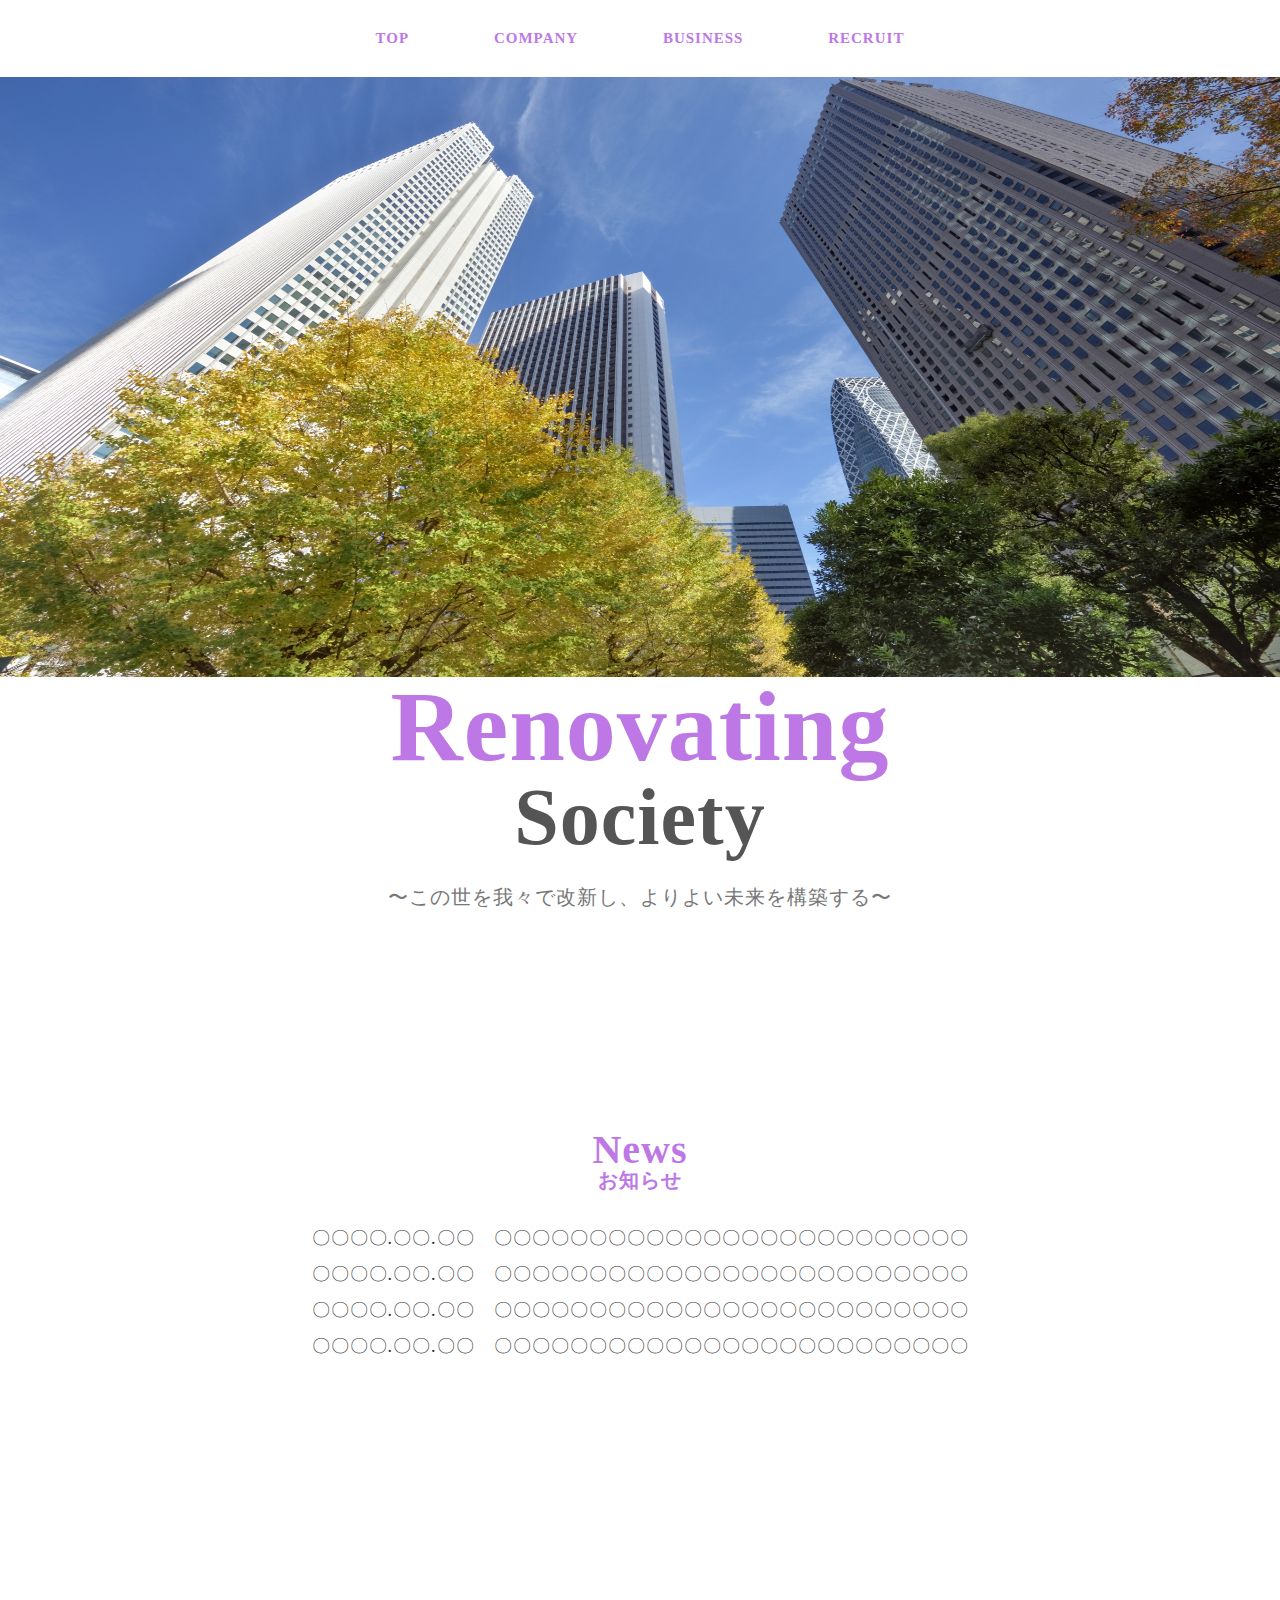
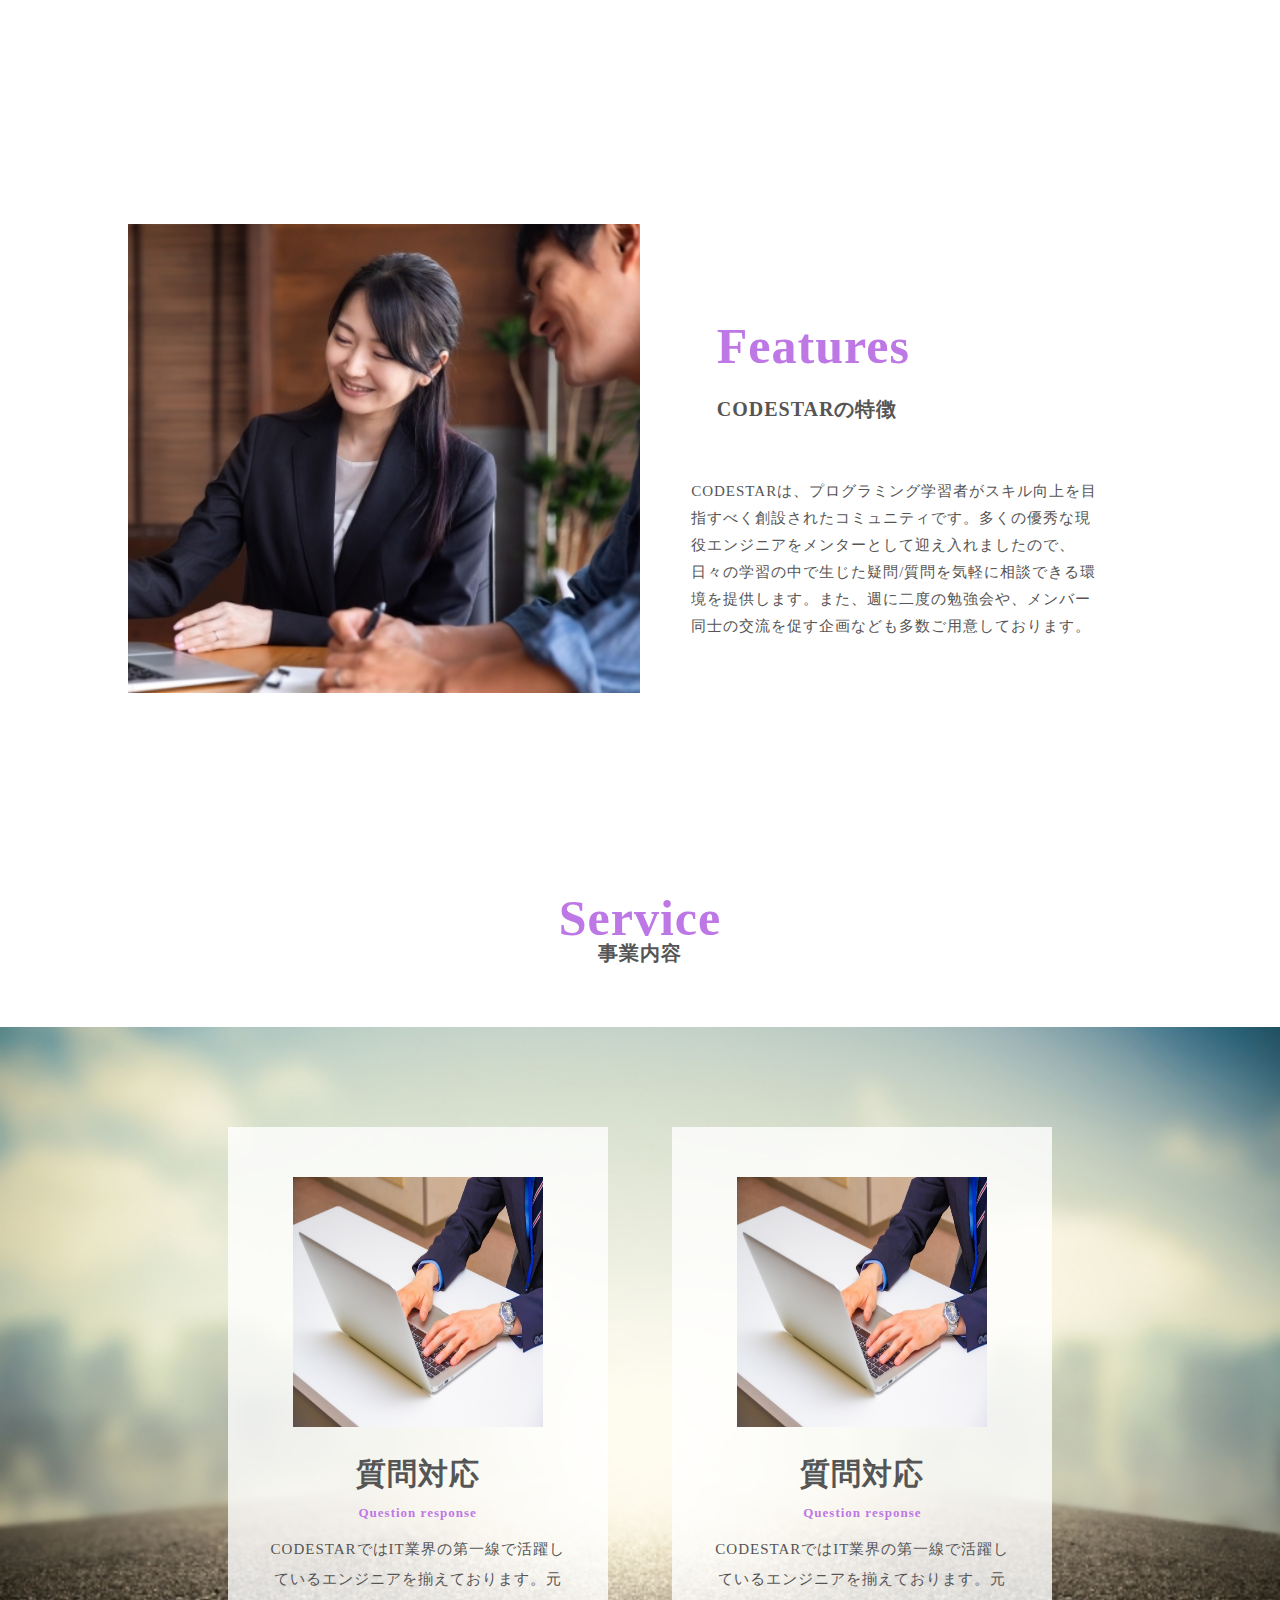
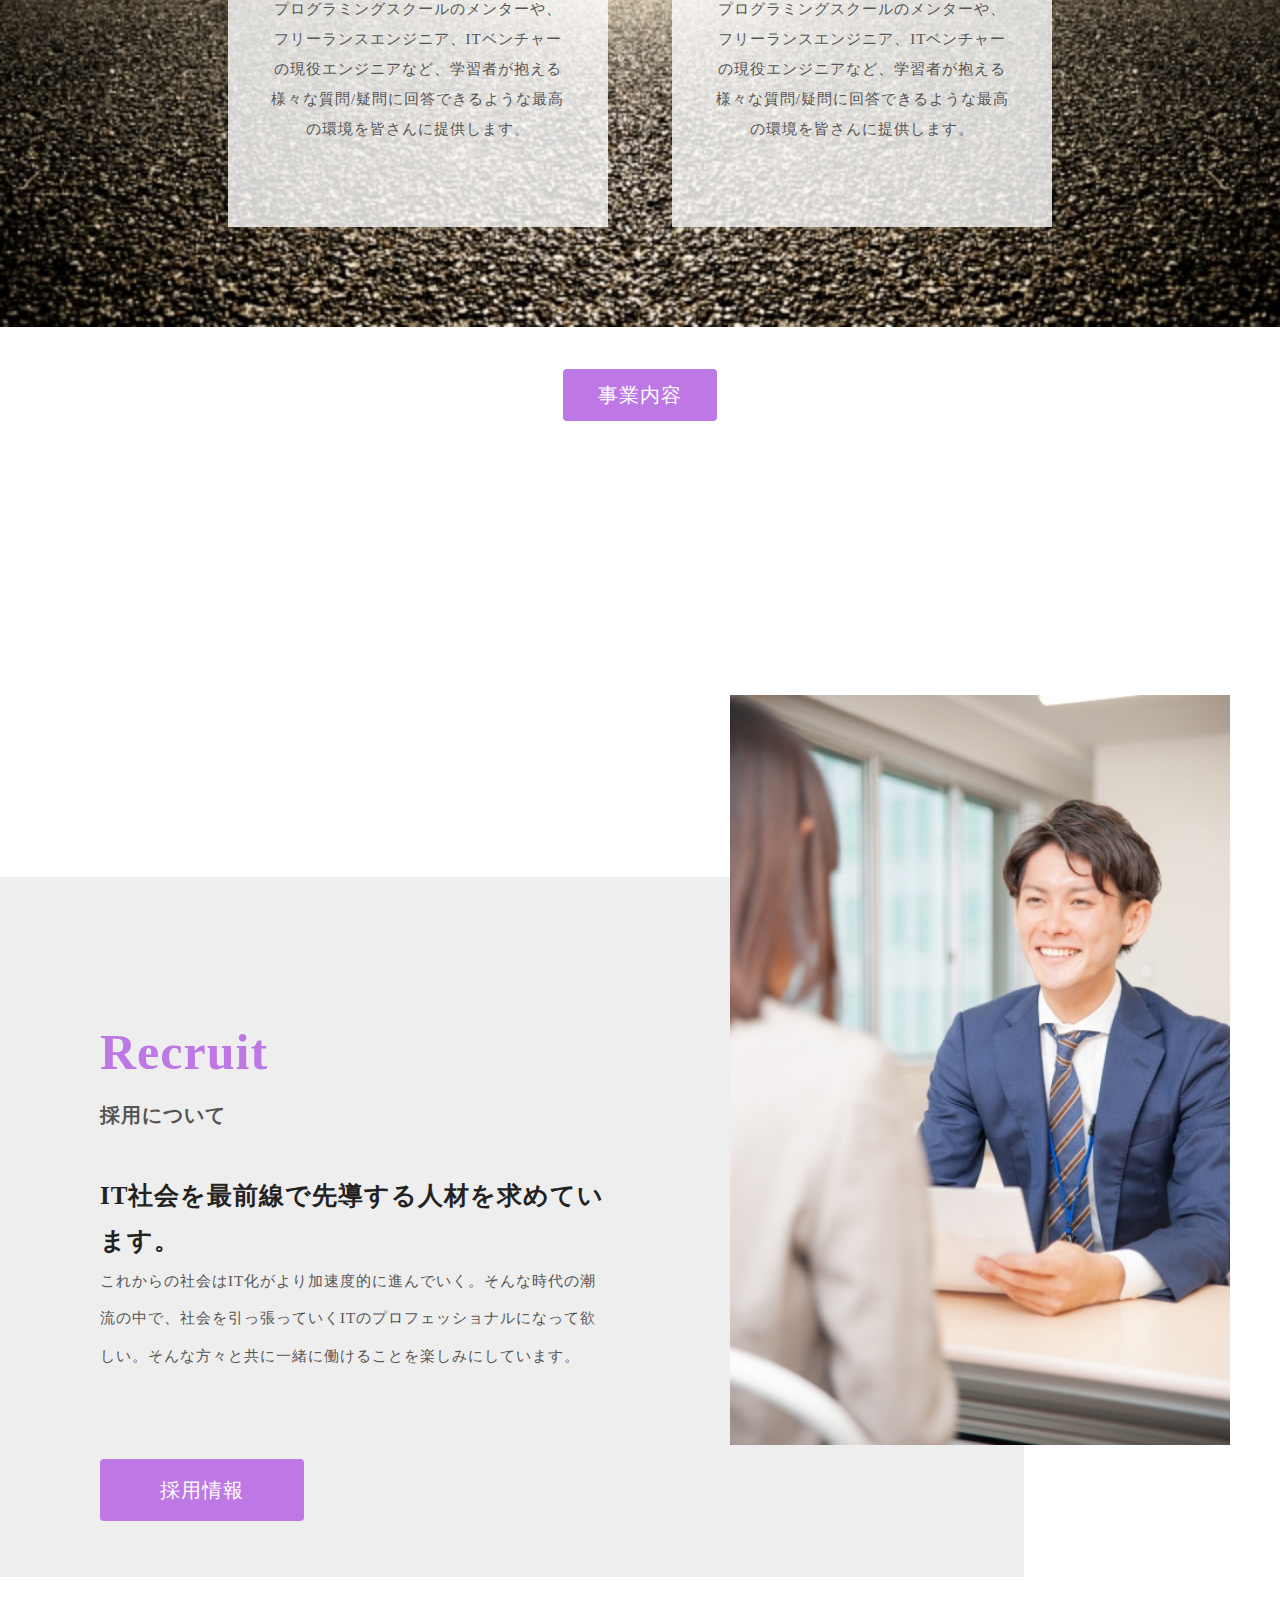
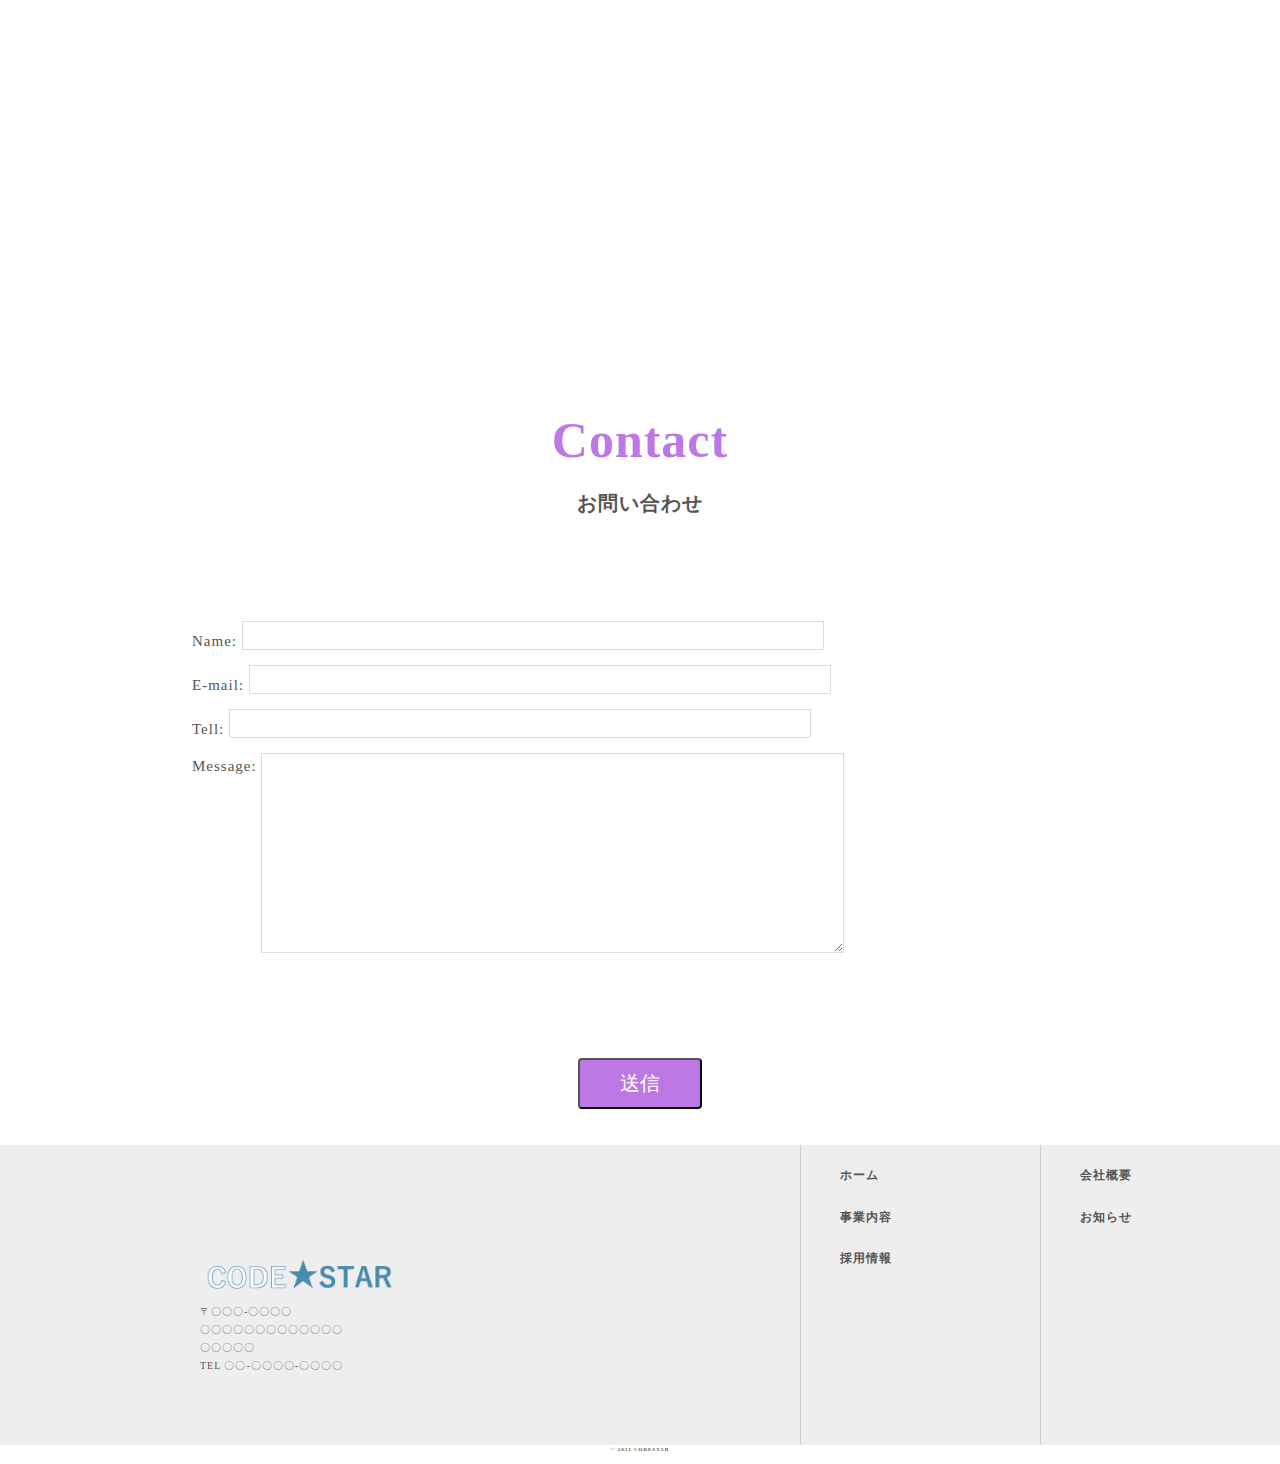
<file: index.html>
<head>
  <meta charset="UTF-8" />
  <title>プログラミング教材「CODESTAR」</title>
  <meta name="description" content="HP1のページです。" />
  <meta name="keywords" content="IT,プログラミング,コミュニティ" />
  <meta name="viewport" content="width=device-width, initial-scale=1.0" />
  <meta property="og:title" content="プログラミング教材「CODESTAR」" />
  <meta property="og:type" content="article" />
  <meta property="og:image" content="img/logo.png" />
  <meta property="og:description" content="HP1のページです。" />
  <meta property="og:site_name" content="プログラミング教材" />
  <link rel="icon" href="#" />
  <link rel="apple-touch-icon" sizes="180×180" href="img/logo.png" />
  <link rel="stylesheet" type="text/css" href="css/reset.css" />
  <link rel="stylesheet" type="text/css" href="css/common1.css" />
  <link rel="stylesheet" type="text/css" href="css/index.css" />
</head>
<body>
  <header>
    <div class="header_all">
      <div class="header_inner">
        <nav>
          <ul class="header_list">
            <li><a href="index.html" class="color">TOP</a></li>
            <li><a href="html/company.html" class="color">COMPANY</a></li>
            <li><a href="html/business.html" class="color">BUSINESS</a></li>
            <li><a href="html/recruit.html" class="color">RECRUIT</a></li>
          </ul>
        </nav>
      </div>
      <div class="top_inner">
        <img src="img/top.png" alt="トップ画像" />
        <div class="top_title">
          <h1>Renovating</h1>
          <h2>Society</h2>
          <p>〜この世を我々で改新し、よりよい未来を構築する〜</p>
        </div>
      </div>
    </div>
  </header>

  <main>
    <section class="news section">
      <h3>News<br /><small>お知らせ</small></h3>
      <ul class="news_list">
        <li>
          〇〇〇〇.〇〇.〇〇　〇〇〇〇〇〇〇〇〇〇〇〇〇〇〇〇〇〇〇〇〇〇〇〇〇
        </li>
        <li>
          〇〇〇〇.〇〇.〇〇　〇〇〇〇〇〇〇〇〇〇〇〇〇〇〇〇〇〇〇〇〇〇〇〇〇
        </li>
        <li>
          〇〇〇〇.〇〇.〇〇　〇〇〇〇〇〇〇〇〇〇〇〇〇〇〇〇〇〇〇〇〇〇〇〇〇
        </li>
        <li>
          〇〇〇〇.〇〇.〇〇　〇〇〇〇〇〇〇〇〇〇〇〇〇〇〇〇〇〇〇〇〇〇〇〇〇
        </li>
      </ul>
    </section>

    <section class="feature section">
      <div class="feature_bg">
        <img src="img/feature.png" alt="特徴の画像" />
      </div>
      <div class="feature_inner">
        <h4>Features</h4>
        <small>CODESTARの特徴</small>
        <p>
          CODESTARは、プログラミング学習者がスキル向上を目指すべく創設されたコミュニティです。多くの優秀な現役エンジニアをメンターとして迎え入れましたので、日々の学習の中で生じた疑問/質問を気軽に相談できる環境を提供します。また、週に二度の勉強会や、メンバー同士の交流を促す企画なども多数ご用意しております。
        </p>
      </div>
    </section>

    <section class="service section">
      <h3>Service<br /><small>事業内容</small></h3>
      <div class="service_bg">
        <div class="service_item left">
          <img src="img/service.png" alt="サービス画像" />
          <h4>質問対応</h4>
          <small>Question response</small>
          <p>
            CODESTARではIT業界の第一線で活躍しているエンジニアを揃えております。元プログラミングスクールのメンターや、フリーランスエンジニア、ITベンチャーの現役エンジニアなど、学習者が抱える様々な質問/疑問に回答できるような最高の環境を皆さんに提供します。
          </p>
        </div>
        <div class="service_item right">
          <img src="img/service.png" alt="サービス画像" />
          <h4>質問対応</h4>
          <small>Question response</small>
          <p>
            CODESTARではIT業界の第一線で活躍しているエンジニアを揃えております。元プログラミングスクールのメンターや、フリーランスエンジニア、ITベンチャーの現役エンジニアなど、学習者が抱える様々な質問/疑問に回答できるような最高の環境を皆さんに提供します。
          </p>
        </div>
        <p class="btn"><a href="html/business.html">事業内容</a></p>
      </div>
    </section>

    <section class="recruit section">
      <div class="recruit_inner">
        <h3>Recruit<br /><small>採用について</small></h3>
        <h4>IT社会を最前線で先導する人材を求めています。</h4>
        <p>
          これからの社会はIT化がより加速度的に進んでいく。そんな時代の潮流の中で、社会を引っ張っていくITのプロフェッショナルになって欲しい。そんな方々と共に一緒に働けることを楽しみにしています。
        </p>
        <p class="btn"><a href="html/recruit.html">採用情報</a></p>
      </div>
      <img src="img/top_recruit.png" alt="リクルート画像" />
      <div class="recruit_bg"></div>
    </section>

    <section class="contact">
      <h3>Contact<br /><small>お問い合わせ</small></h3>
      <form class="form" method="post">
        <div>
          <label for="name">Name:</label>
          <input type="text" id="name" name="user_name" />
        </div>
        <div>
          <label for="mail">E-mail:</label>
          <input type="email" id="mail" name="user_mail" />
        </div>
        <div>
          <label for="tel">Tell:</label>
          <input type="tel" id="tel" name="user_tel" />
        </div>
        <div>
          <label for="msg">Message:</label>
          <textarea id="msg" name="user_message"></textarea>
        </div>
        <div class="button_submit">
          <button class="btn" type="submit">送信</button>
        </div>
      </form>
    </section>
  </main>

  <footer>
  <div class="footer_inner">
    <img src="img/logo.png" alt="ロゴ画像">
    <p>
      〒〇〇〇-〇〇〇〇<br>
      〇〇〇〇〇〇〇〇〇〇〇〇〇〇〇〇〇〇<br>
      TEL 〇〇-〇〇〇〇-〇〇〇〇
    </p>
  </div>
  </div>
  <div class="footer_bg">
  <div class="footer_list">
    <ul>
      <li><a href="html/company.html">会社概要</a></li>
      <li><a href="html/news.html">お知らせ</a></li>
    </ul>
    <ul>
      <li><a href="index.html">ホーム</a></li>
      <li><a href="html/business.html">事業内容</a></li>
      <li><a href="html/recruit.html">採用情報</a></li>
    </ul>
  </div>
  </div>
  </footer>
<p class="copyright">© 2021 CODESTAR</p>

</body>
</file>
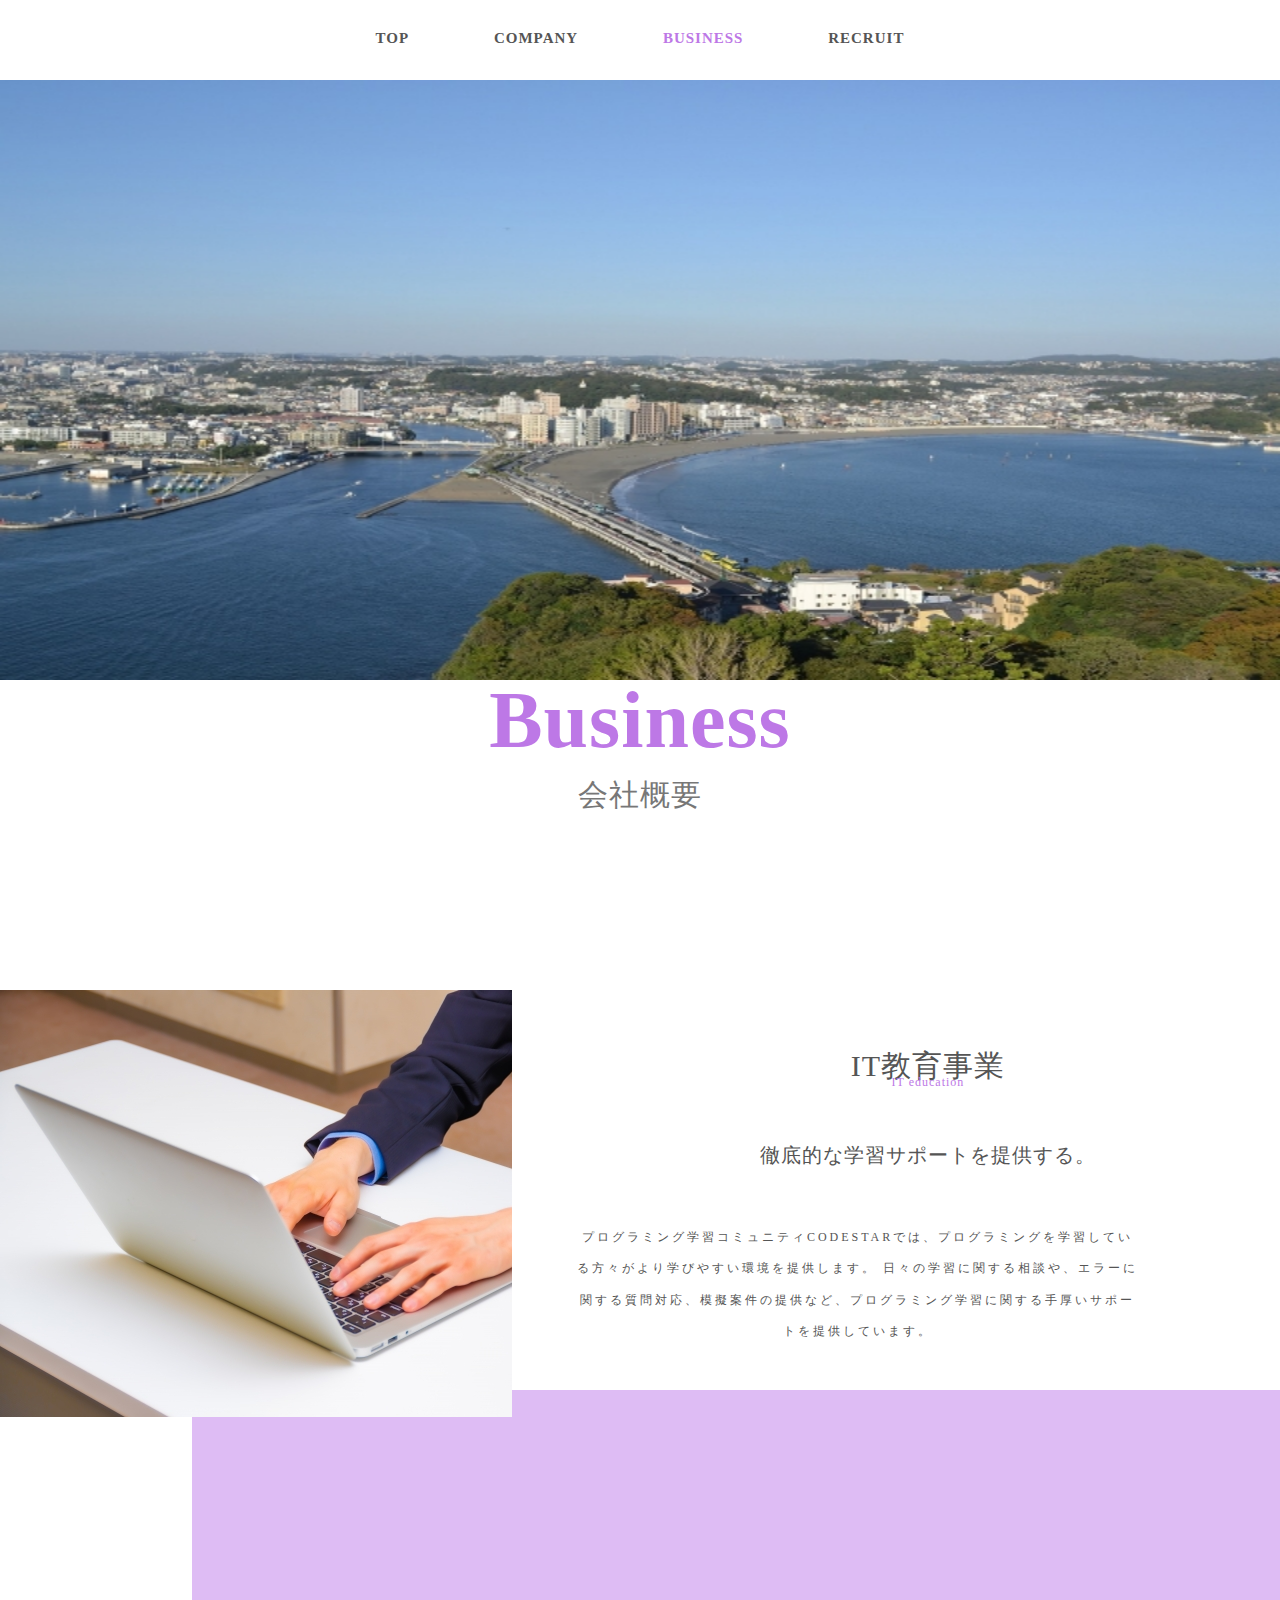
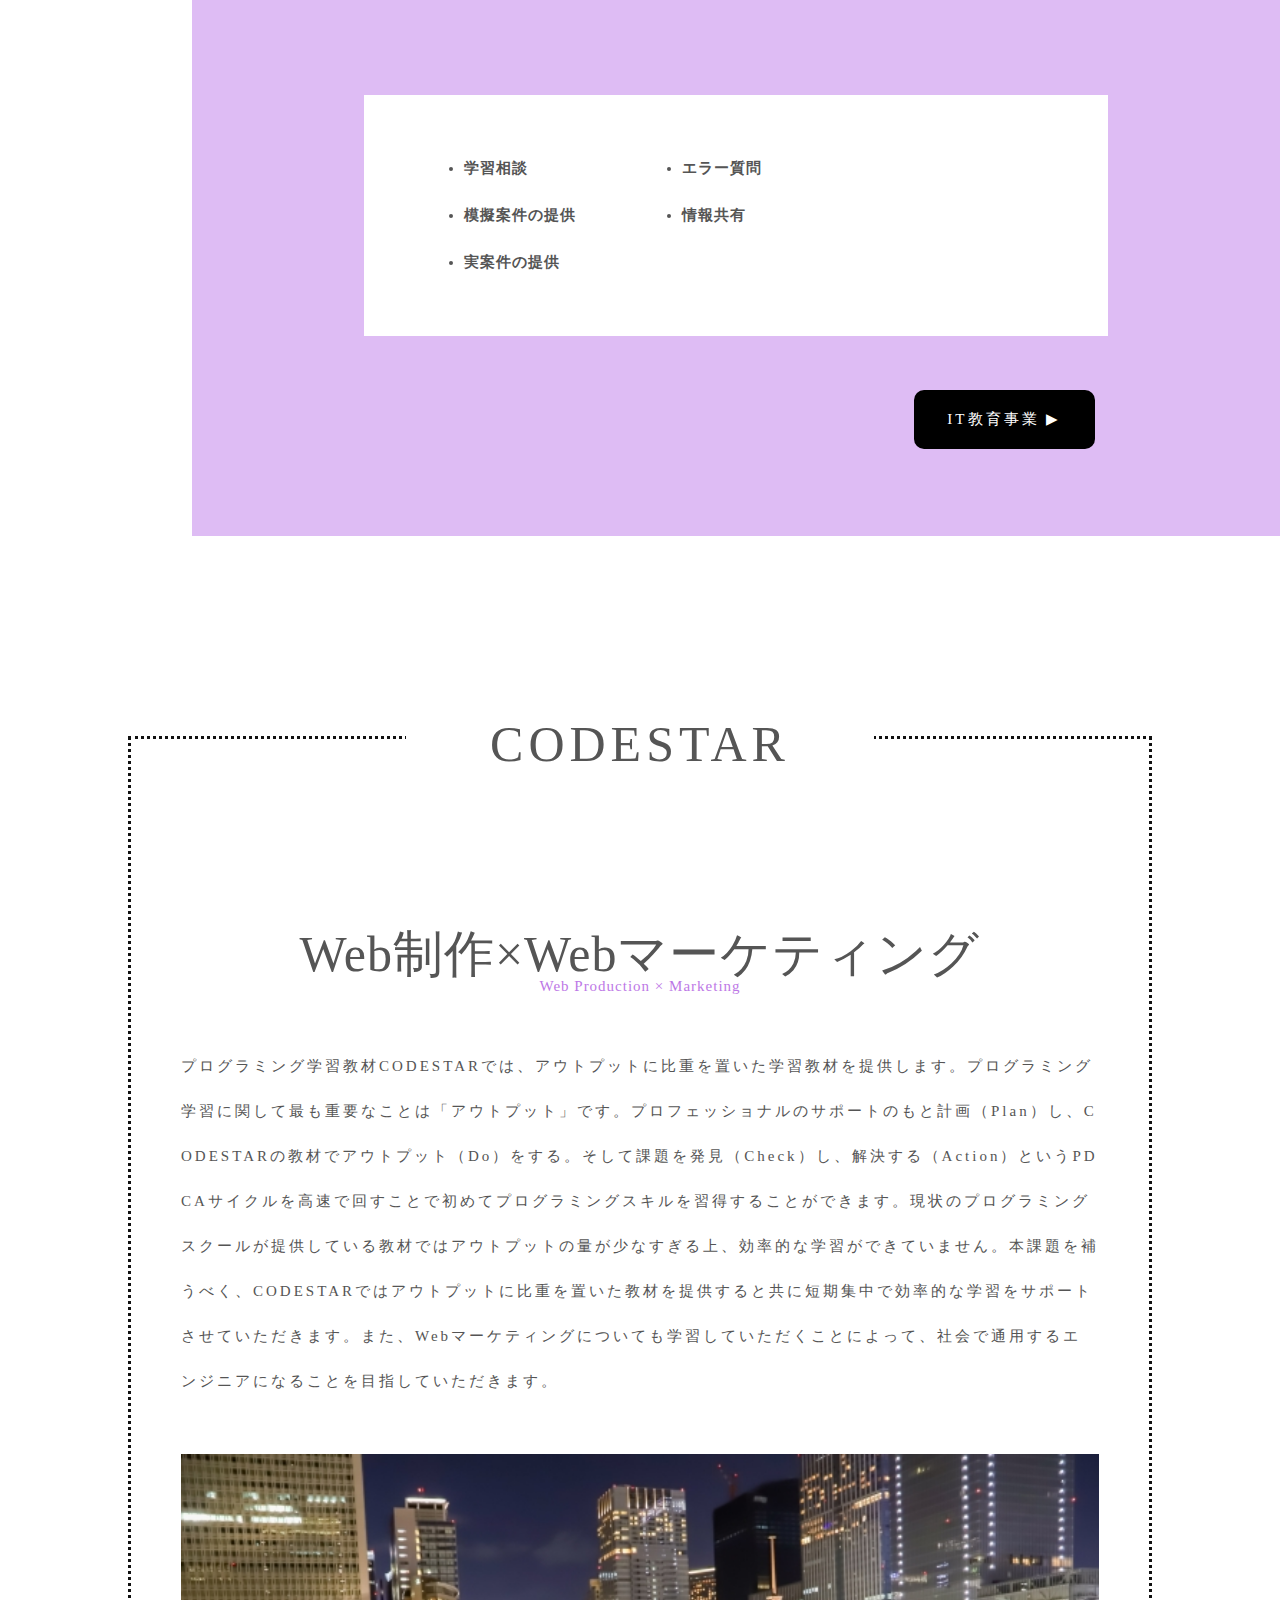
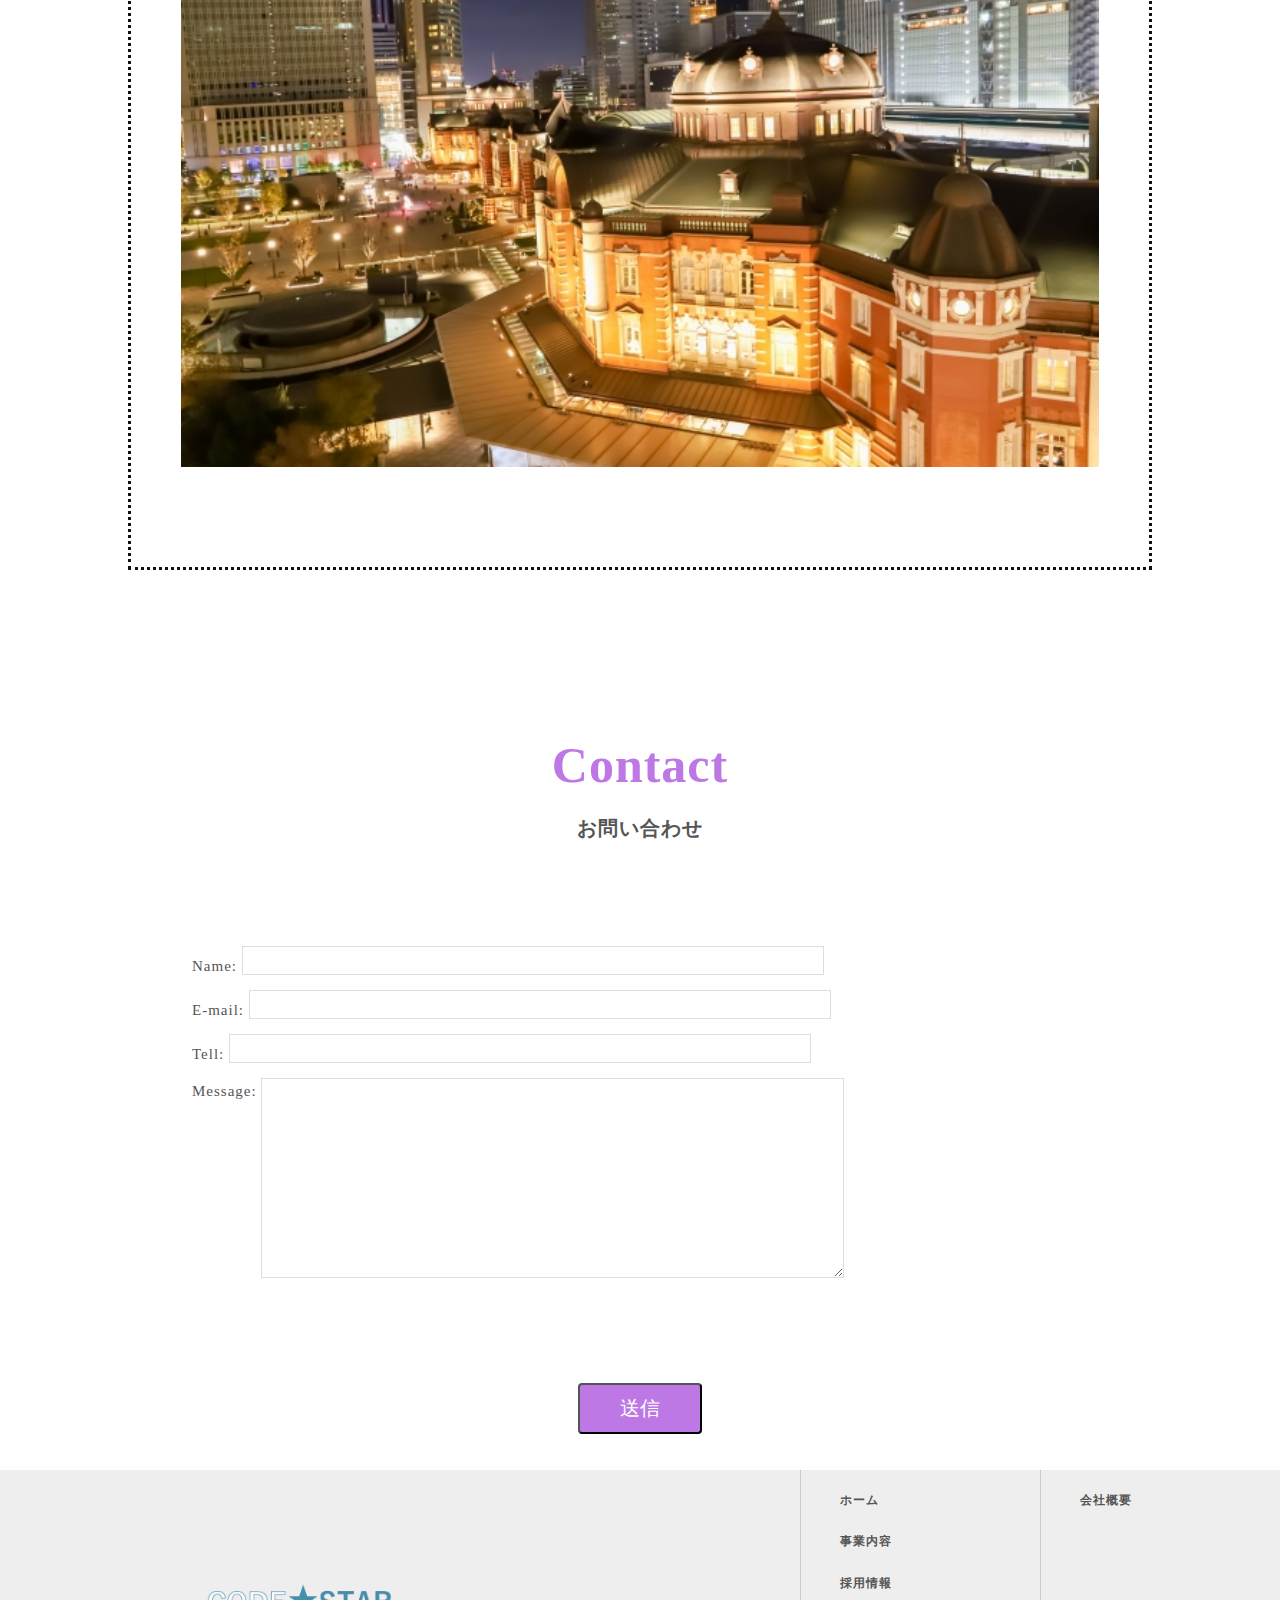
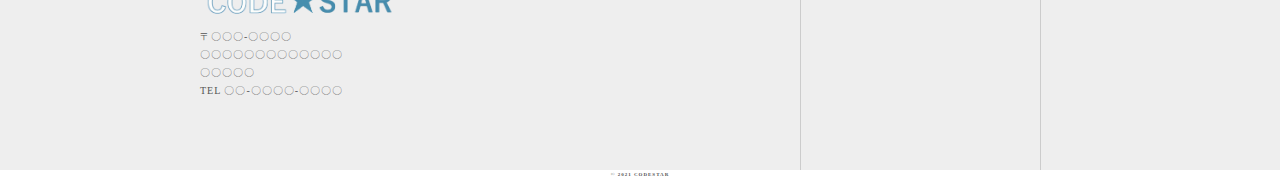
<file: html/business.html>
<html>
  <head>
    <meta charset="UTF-8" />
    <title>プログラミング教材「CODESTAR」</title>
    <meta name="description" content="HP1のページです。" />
    <meta name="keywords" content="IT,プログラミング,コミュニティ" />
    <meta name="viewport" content="width=device-width, initial-scale=1.0" />
    <meta property="og:title" content="プログラミング教材「CODESTAR」" />
    <meta property="og:type" content="article" />
    <meta property="og:image" content="img/logo.png" />
    <meta property="og:description" content="HP1のページです。" />
    <meta property="og:site_name" content="プログラミング教材" />
    <link rel="icon" href="favicon.ico" />
    <link rel="apple-touch-icon" sizes="180*180" href="img/logo.png" />
    <link rel="stylesheet" type="text/css" href="../css/reset.css" />
    <link rel="stylesheet" type="text/css" href="../css/common1.css" />
    <link rel="stylesheet" type="text/css" href="../css/common2.css" />
    <link rel="stylesheet" type="text/css" href="../css/business.css" />
  </head>
  <body>
    <header>
      <div class="header_all">
        <div class="header_inner">
          <nav>
            <ul class="header_list">
              <li><a href="../index.html">TOP</a></li>
              <li><a href="../html/company.html">COMPANY</a></li>
              <li><a href="../html/business.html" class="color">BUSINESS</a></li>
              <li><a href="../html/recruit.html">RECRUIT</a></li>
            </ul>
          </nav>
        </div>
      </div>
      <div class="top_inner">
        <img src="../img/business.png" alt="トップ画像" />
        <div class="top_title">
          <h1>Business</h1>
          <p>会社概要</p>
        </div>
      </div>
    </header>

    <main>
      <section class="business">
        <div class="business_inner">
          <div class="business_list" id="business_list1">
            <div class="business_item1">
              <img src="../img/service.png" alt="サービス画像" />
            </div>
            <div class="business_item2">
              <h1>IT教育事業<br /><small>IT education</small></h1>
              <h2>徹底的な学習サポートを提供する。</h2>
              <p>
                プログラミング学習コミュニティCODESTARでは、プログラミングを学習している方々がより学びやすい環境を提供します。
                日々の学習に関する相談や、エラーに関する質問対応、模擬案件の提供など、プログラミング学習に関する手厚いサポートを提供しています。
              </p>
            </div>
            <div class="business_bg">
              <div class="business_content">
                <div class="business_element">
                  <ul>
                    <li>学習相談</li>
                    <li>エラー質問</li>
                    <li>模擬案件の提供</li>
                    <li>情報共有</li>
                    <li>実案件の提供</li>
                  </ul>
                </div>
              </div>
              <p class="btn"><a href="#">IT教育事業 ▶︎</a></p>
            </div>
          </div>
        </div>
      </section>

      <section class="letter">
        <div class="letter_inner">
          <h1>CODESTAR</h1>
          <div class="letter_list">
            <h2>
              Web制作×Webマーケティング<br /><small
                >Web Production × Marketing</small
              >
            </h2>
            <div class="letter_item">
              <p>
                プログラミング学習教材CODESTARでは、アウトプットに比重を置いた学習教材を提供します。プログラミング学習に関して最も重要なことは「アウトプット」です。プロフェッショナルのサポートのもと計画（Plan）し、CODESTARの教材でアウトプット（Do）をする。そして課題を発見（Check）し、解決する（Action）というPDCAサイクルを高速で回すことで初めてプログラミングスキルを習得することができます。現状のプログラミングスクールが提供している教材ではアウトプットの量が少なすぎる上、効率的な学習ができていません。本課題を補うべく、CODESTARではアウトプットに比重を置いた教材を提供すると共に短期集中で効率的な学習をサポートさせていただきます。また、Webマーケティングについても学習していただくことによって、社会で通用するエンジニアになることを目指していただきます。
              </p>
              <p><img src="../img/business_letter.png" alt="レター画像" /></p>
            </div>
          </div>
        </div>
      </section>
    </main>

    <section class="contact">
      <h3>Contact<br><small>お問い合わせ</small></h3>
      <form class="form" method="post">
        <div>
          <label for="name">Name:</label>
          <input type="text" id="name" name="user_name">
        </div>
        <div>
          <label for="mail">E-mail:</label>
          <input type="email" id="mail" name="user_mail">
        </div>
        <div>
          <label for="tel">Tell:</label>
          <input type="tel" id="tel" name="user_tel">
        </div>
        <div>
          <label for="msg">Message:</label>
          <textarea id="msg" name="user_message"></textarea>
        </div>
        <div class="button_submit">
          <button class="btn" type="submit">送信</button>
        </div>
      </form>
    </section>
    <footer>
      <div class="footer_inner">
        <img src="../img/logo.png" alt="ロゴ画像">
        <p>
          〒〇〇〇-〇〇〇〇<br>
          〇〇〇〇〇〇〇〇〇〇〇〇〇〇〇〇〇〇<br>
          TEL 〇〇-〇〇〇〇-〇〇〇〇
        </p>
      </div>
      <div class="footer_bg">
        <div class="footer_list">
          <ul>
            <li><a href="html/company.html">会社概要</a></li>
          </ul>
          <ul>
            <li><a href="index.html">ホーム</a></li>
            <li><a href="html/business.html">事業内容</a></li>
            <li><a href="html/recruit.html">採用情報</a></li>
          </ul>
        </div>
      </div>
    </footer>
    <p class="copyright">© 2021 CODESTAR</p>
  </body>
</html>
</file>
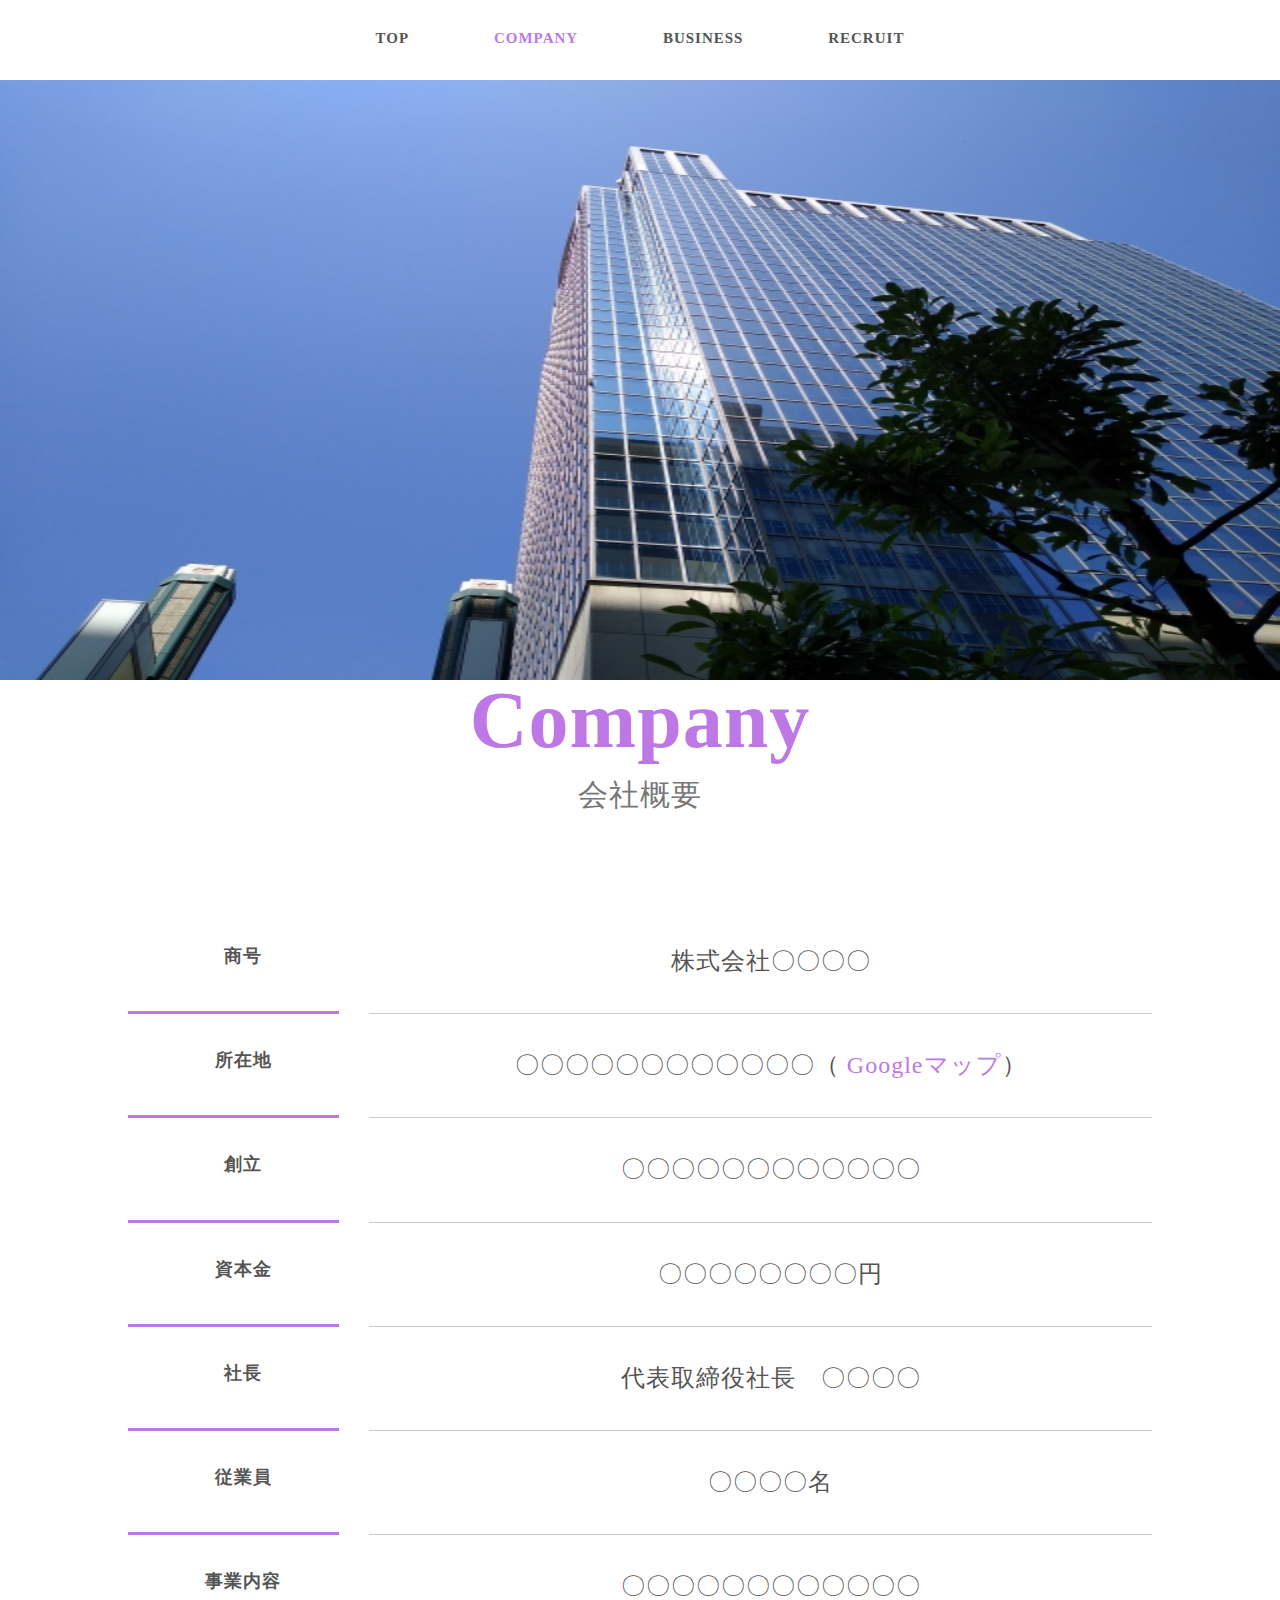
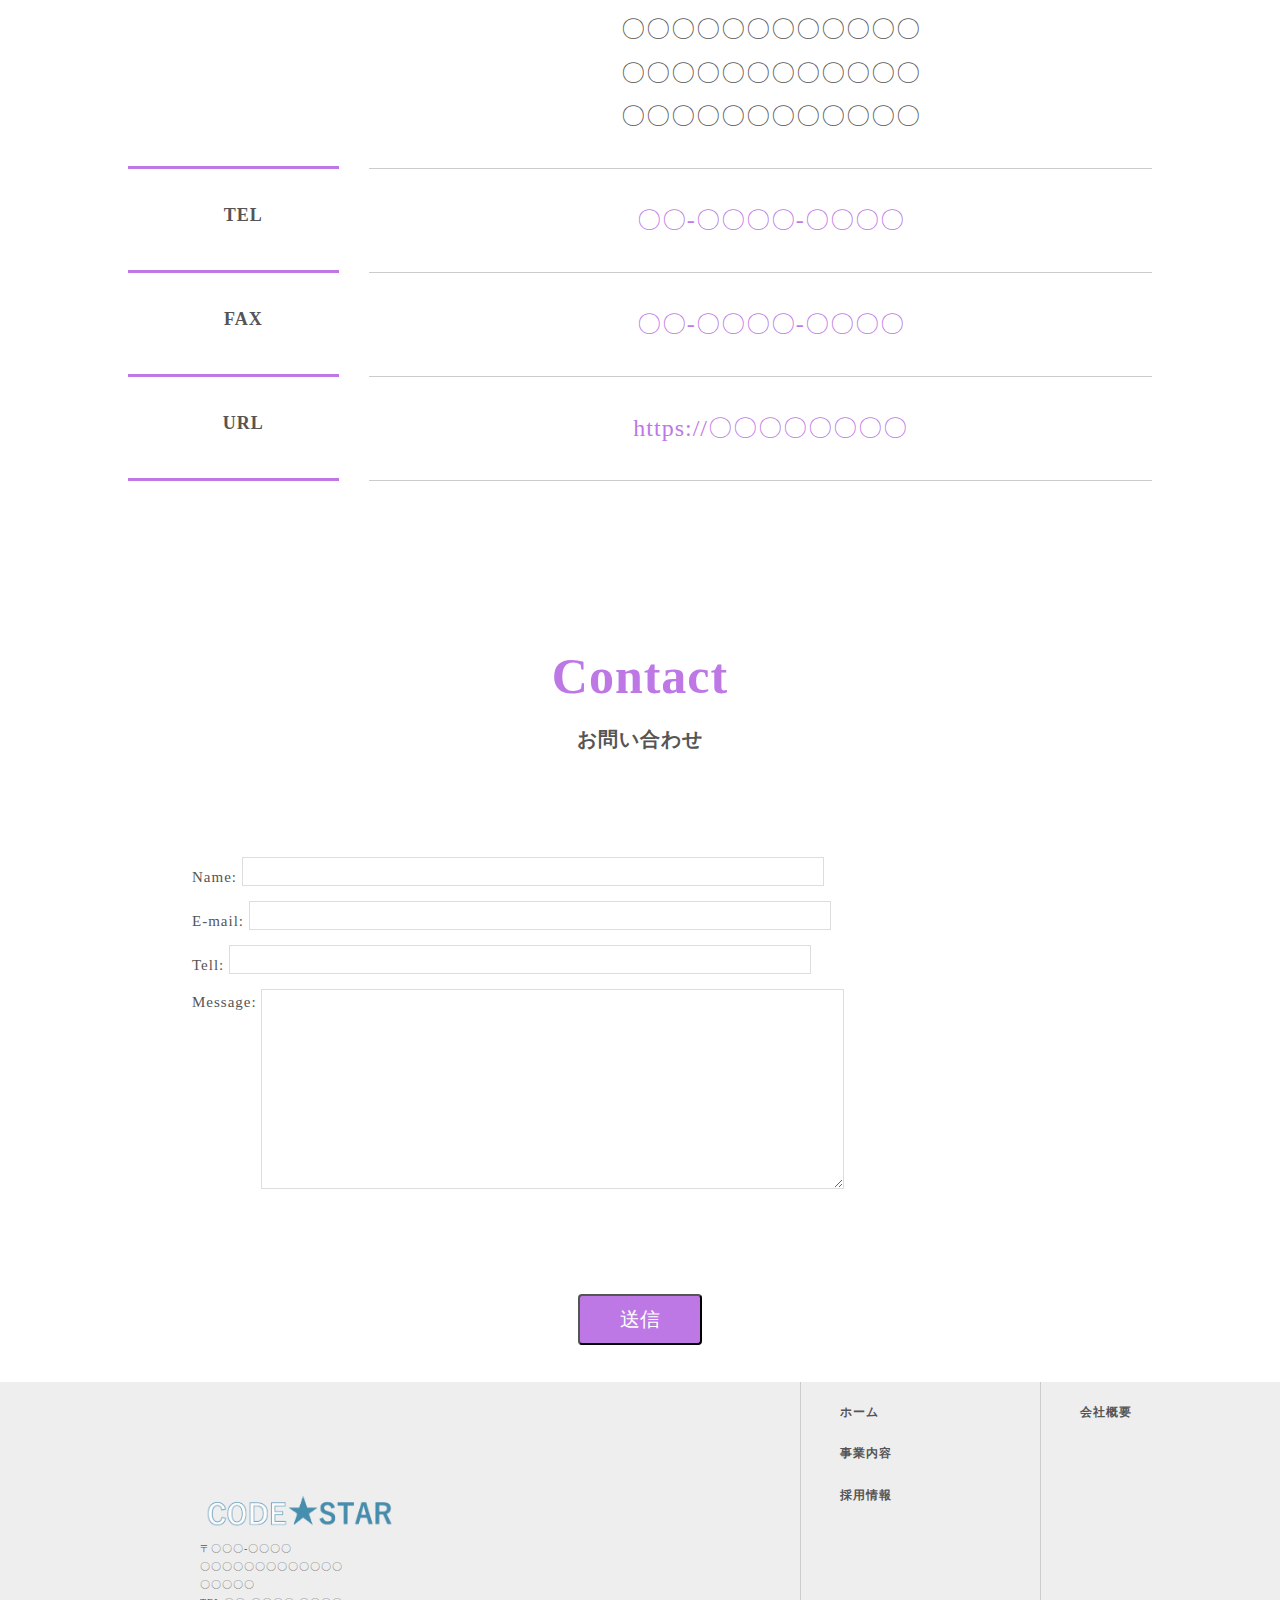
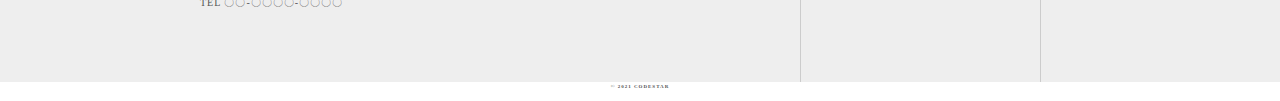
<file: html/company.html>
<html>
  <head>
    <meta charset="UTF-8" />
    <title>プログラミング教材「CODESTAR」</title>
    <meta name="description" content="HP1のページです。" />
    <meta name="keywords" content="IT,プログラミング,コミュニティ" />
    <meta name="viewport" content="width=device-width, initial-scale=1.0" />
    <meta property="og:title" content="プログラミング教材「CODESTAR」" />
    <meta property="og:type" content="article" />
    <meta property="og:image" content="img/logo.png" />
    <meta property="og:description" content="HP1のページです。" />
    <meta property="og:site_name" content="プログラミング教材" />
    <link rel="icon" href="favicon.ico" />
    <link rel="apple-touch-icon" sizes="180*180" href="img/logo.png" />
    <link rel="stylesheet" type="text/css" href="../css/reset.css" />
    <link rel="stylesheet" type="text/css" href="../css/common1.css" />
    <link rel="stylesheet" type="text/css" href="../css/common2.css" />
    <link rel="stylesheet" type="text/css" href="../css/company.css" />
  </head>
  <body>
    <header>
      <div class="header_all">
        <div class="header_inner">
          <nav>
            <ul class="header_list">
              <li><a href="../index.html">TOP</a></li>
              <li><a href="../html/company.html" class="color">COMPANY</a></li>
              <li><a href="../html/business.html">BUSINESS</a></li>
              <li><a href="../html/recruit.html">RECRUIT</a></li>
            </ul>
          </nav>
        </div>
      </div>
      <div class="top_inner">
        <img src="../img/company.png" alt="トップ画像" />
        <div class="top_title">
          <h1>Company</h1>
          <p>会社概要</p>
        </div>
      </div>
    </header>

    <main>
      <section class="company section">
        <div class="company_inner">
          <ul class="company_list">
            <li>
              <span>商号</span>
              <p>株式会社〇〇〇〇</p>
            </li>
            <li>
              <span>所在地</span>
              <p>
                〇〇〇〇〇〇〇〇〇〇〇〇（<a href="" class="map_link">
                  Googleマップ</a
                >）
              </p>
            </li>
            <li>
              <span>創立</span>
              <p>〇〇〇〇〇〇〇〇〇〇〇〇</p>
            </li>
            <li>
              <span>資本金</span>
              <p>〇〇〇〇〇〇〇〇円</p>
            </li>
            <li>
              <span>社長</span>
              <p>代表取締役社長　〇〇〇〇</p>
            </li>
            <li>
              <span>従業員</span>
              <p>〇〇〇〇名</p>
            </li>
            <li>
              <span>事業内容</span>
              <p>
                〇〇〇〇〇〇〇〇〇〇〇〇<br />
                〇〇〇〇〇〇〇〇〇〇〇〇<br />
                〇〇〇〇〇〇〇〇〇〇〇〇<br />
                〇〇〇〇〇〇〇〇〇〇〇〇<br />
              </p>
            </li>
            <li>
              <span>TEL</span>
              <p><a href="">〇〇-〇〇〇〇-〇〇〇〇</a></p>
            </li>
            <li>
              <span>FAX</span>
              <p><a href="">〇〇-〇〇〇〇-〇〇〇〇</a></p>
            </li>
            <li>
              <span>URL</span>
              <p><a href="">https://〇〇〇〇〇〇〇〇</a></p>
            </li>
          </ul>
        </div>
      </section>

      <section class="contact">
        <h3>Contact<br><small>お問い合わせ</small></h3>
        <form class="form" method="post">
          <div>
            <label for="name">Name:</label>
            <input type="text" id="name" name="user_name">
          </div>
          <div>
            <label for="mail">E-mail:</label>
            <input type="email" id="mail" name="user_mail">
          </div>
          <div>
            <label for="tel">Tell:</label>
            <input type="tel" id="tel" name="user_tel">
          </div>
          <div>
            <label for="msg">Message:</label>
            <textarea id="msg" name="user_message"></textarea>
          </div>
          <div class="button_submit">
            <button class="btn" type="submit">送信</button>
          </div>
        </form>
      </section>
      <footer>
        <div class="footer_inner">
          <img src="../img/logo.png" alt="ロゴ画像">
          <p>
            〒〇〇〇-〇〇〇〇<br>
            〇〇〇〇〇〇〇〇〇〇〇〇〇〇〇〇〇〇<br>
            TEL 〇〇-〇〇〇〇-〇〇〇〇
          </p>
        </div>
        <div class="footer_bg">
          <div class="footer_list">
            <ul>
              <li><a href="html/company.html">会社概要</a></li>
            </ul>
            <ul>
              <li><a href="index.html">ホーム</a></li>
              <li><a href="html/business.html">事業内容</a></li>
              <li><a href="html/recruit.html">採用情報</a></li>
            </ul>
          </div>
        </div>
      </footer>
      <p class="copyright">© 2021 CODESTAR</p>
    </main>
  </body>
</html>
</file>
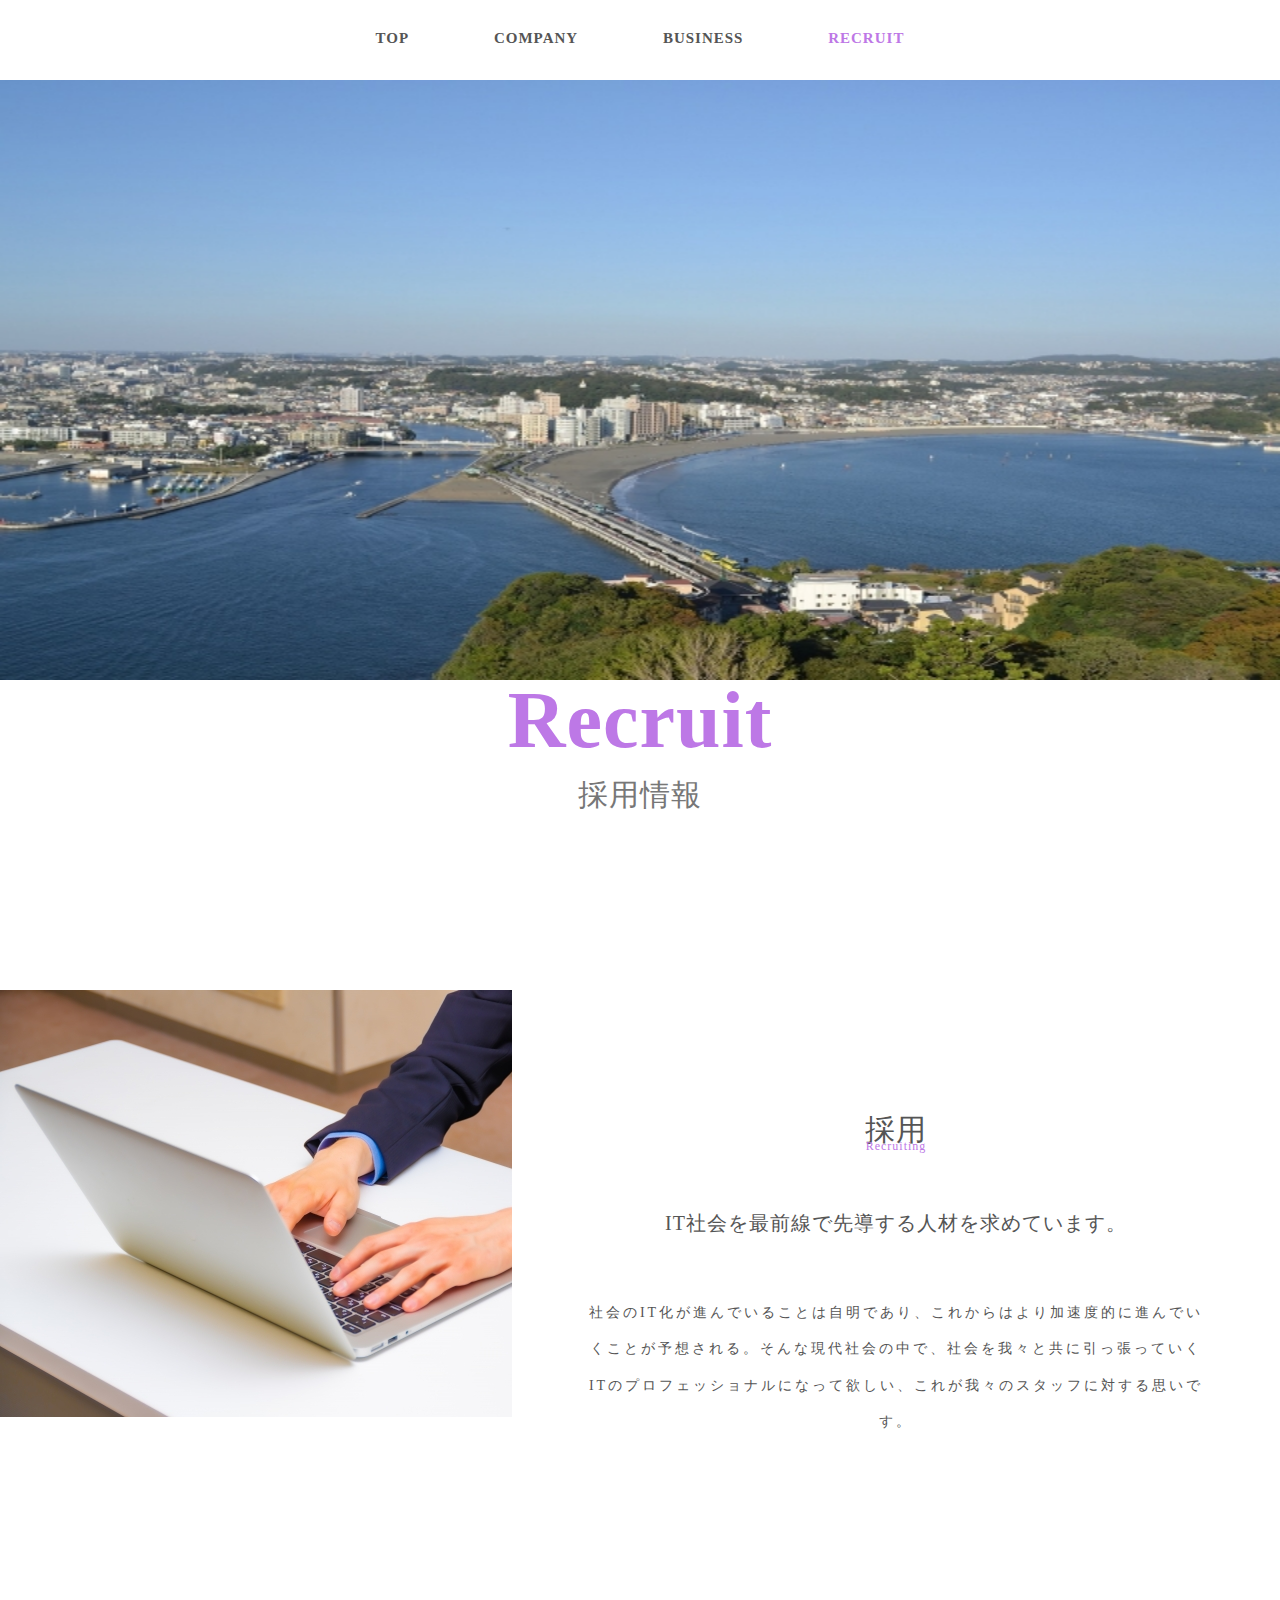
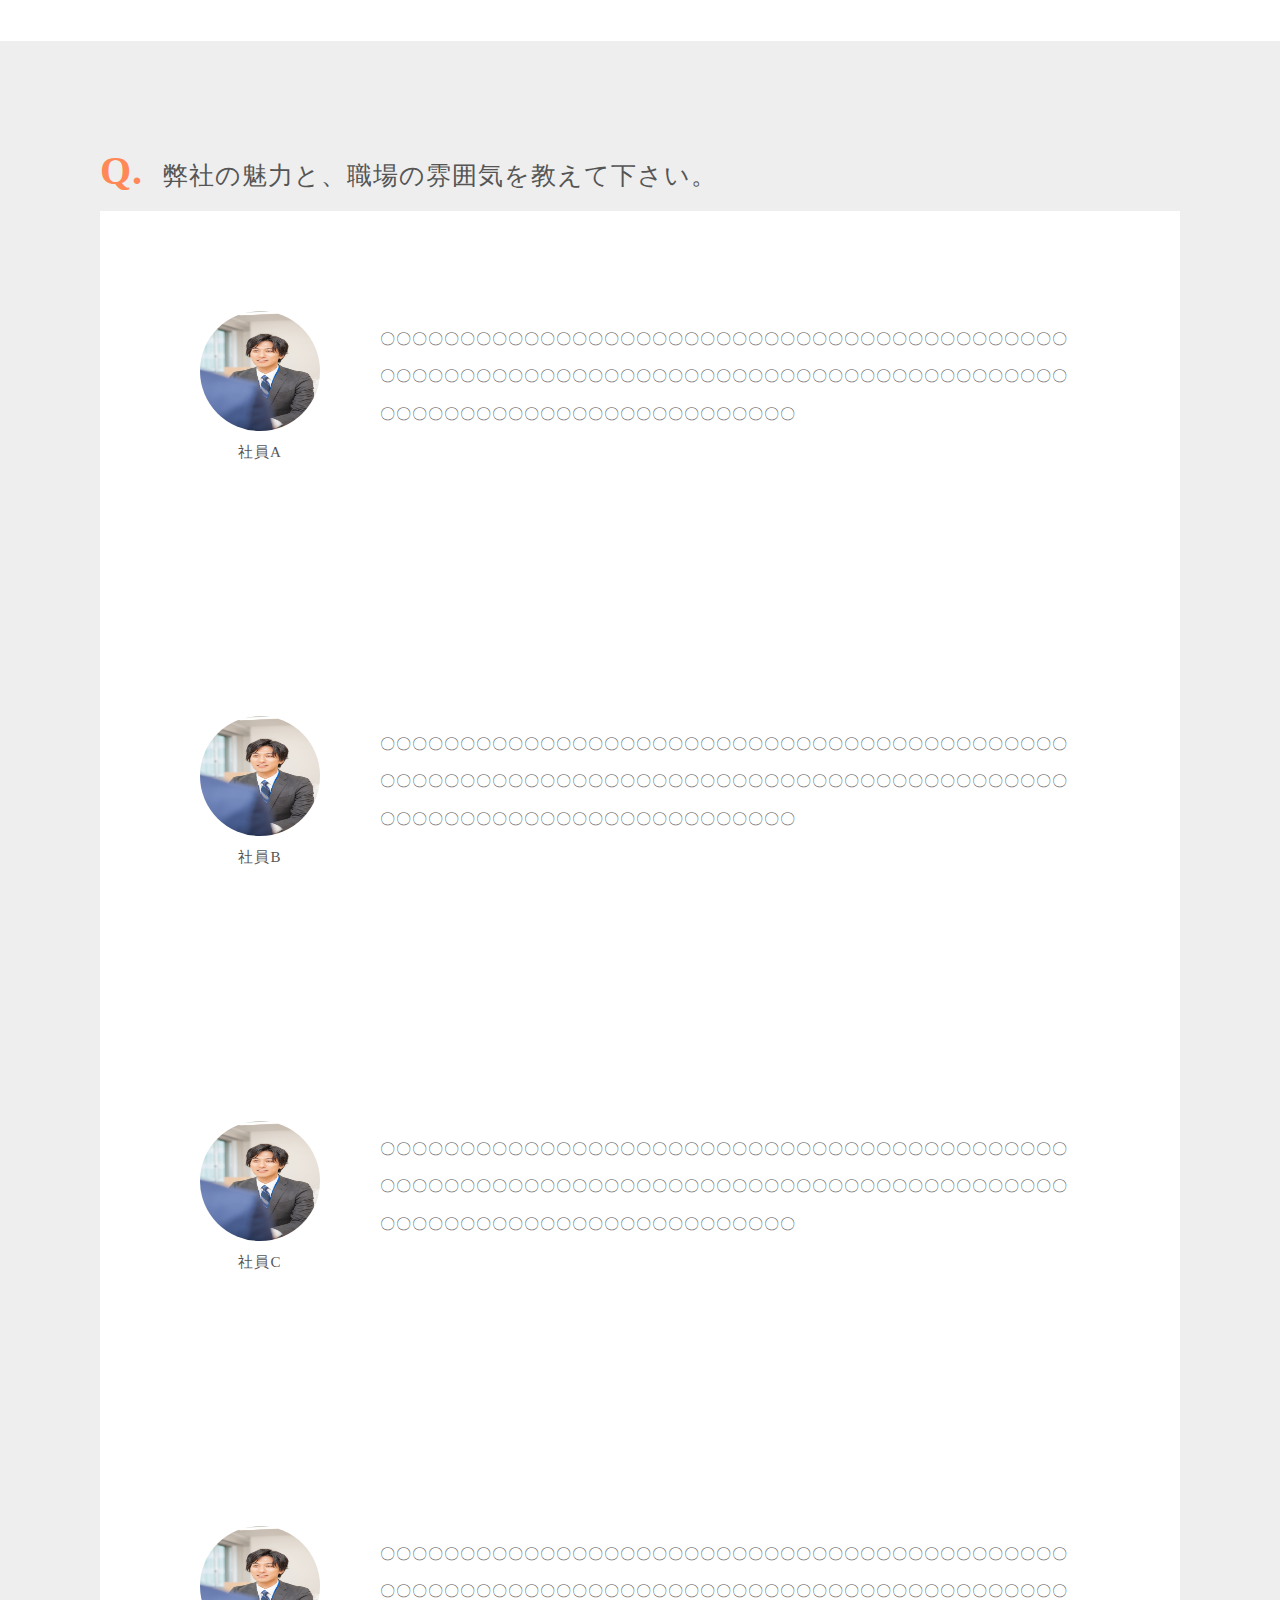
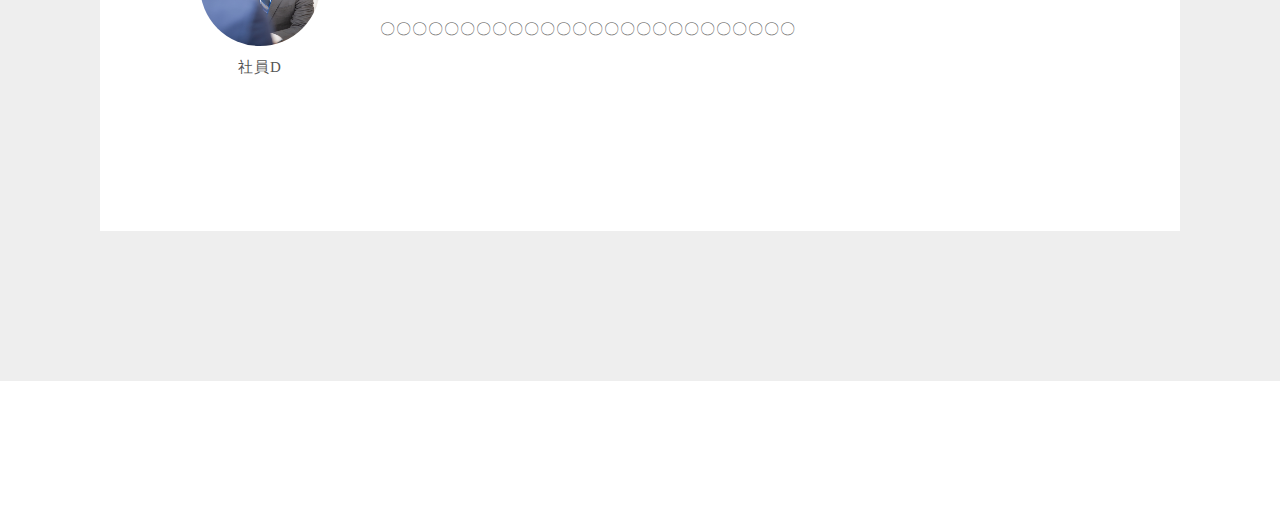
<file: html/recruit.html>
<html>
  <head>
    <meta charset="UTF-8" />
    <title>プログラミング教材「CODESTAR」</title>
    <meta name="description" content="HP１のページです。" />
    <meta name="keywords" content="IT,プログラミング,コミュニティ" />
    <meta name="viewport" content="width=device-width, initial-scale=1.0" />
    <meta property="og:title" content="プログラミング教材「CODESTAR」" />
    <meta property="og:type" content="article" />
    <meta property="og:image" content="img/logo.png" />
    <meta property="og:description" content="HP１のページです。" />
    <meta property="og:site_name" content="プログラミング教材" />
    <link rel="icon" href="favicon.ico" />
    <link rel="apple-touch-icon" sizes="180×180" href="img/logo.png" />
    <link rel="stylesheet" type="text/css" href="../css/reset.css" />
    <link rel="stylesheet" type="text/css" href="../css/common1.css" />
    <link rel="stylesheet" type="text/css" href="../css/common2.css" />
    <link rel="stylesheet" type="text/css" href="../css/recruit.css" />
  </head>

  <body>
    <header>
      <div class="header_all">
        <div class="header_inner">
          <nav>
            <ul class="header_list">
              <li><a href="../index.html">TOP</a></li>
              <li><a href="../html/company.html">COMPANY</a></li>
              <li><a href="../html/business.html">BUSINESS</a></li>
              <li><a href="../html/recruit.html" class="color">RECRUIT</a></li>
            </ul>
          </nav>
        </div>
      </div>
      <div class="top_inner">
        <img src="../img/business.png" alt="トップ画像" />
        <div class="top_title">
          <h1>Recruit</h1>
          <p>採用情報</p>
        </div>
      </div>
    </header>

    <main>
      <section class="recruit">
        <div class="recruit_inner">
          <div class="recruit_list">
            <div class="recruit_item1">
              <img src="../img/service.png" alt="サービス画像" />
            </div>
            <div class="recruit_item2">
              <h1>採用<br /><small>Recruiting</small></h1>
              <h2>IT社会を最前線で先導する人材を求めています。</h2>
              <p>
                社会のIT化が進んでいることは自明であり、これからはより加速度的に進んでいくことが予想される。そんな現代社会の中で、社会を我々と共に引っ張っていくITのプロフェッショナルになって欲しい、これが我々のスタッフに対する思いです。
              </p>
            </div>
          </div>
        </div>
      </section>

      <div class="discussion_talk">
        <div class="discussion_inner">
          <div class="question">
            <div class="question_ttl">
              <p><span>Q.</span>弊社の魅力と、職場の雰囲気を教えて下さい。</p>
            </div>
            <ul class="question_list">
              <li>
                <div class="question_member">
                  <img src="../img/member.png" alt="社員画像" />
                  <p>社員A</p>
                </div>
                <p class="question_txt">
                  〇〇〇〇〇〇〇〇〇〇〇〇〇〇〇〇〇〇〇〇〇〇〇〇〇〇〇〇〇〇〇〇〇〇〇〇〇〇〇〇〇〇〇〇〇〇〇〇〇〇〇〇〇〇〇〇〇〇〇〇〇〇〇〇〇〇〇〇〇〇〇〇〇〇〇〇〇〇〇〇〇〇〇〇〇〇〇〇〇〇〇〇〇〇〇〇〇〇〇〇〇〇〇〇〇〇〇〇〇〇〇〇
                </p>
              </li>
            </ul>
            <ul class="question_list">
              <li>
                <div class="question_member">
                  <img src="../img/member.png" alt="社員画像" />
                  <p>社員B</p>
                </div>
                <p class="question_txt">
                  〇〇〇〇〇〇〇〇〇〇〇〇〇〇〇〇〇〇〇〇〇〇〇〇〇〇〇〇〇〇〇〇〇〇〇〇〇〇〇〇〇〇〇〇〇〇〇〇〇〇〇〇〇〇〇〇〇〇〇〇〇〇〇〇〇〇〇〇〇〇〇〇〇〇〇〇〇〇〇〇〇〇〇〇〇〇〇〇〇〇〇〇〇〇〇〇〇〇〇〇〇〇〇〇〇〇〇〇〇〇〇〇
                </p>
              </li>
            </ul>
            <ul class="question_list">
              <li>
                <div class="question_member">
                  <img src="../img/member.png" alt="社員画像" />
                  <p>社員C</p>
                </div>
                <p class="question_txt">
                  〇〇〇〇〇〇〇〇〇〇〇〇〇〇〇〇〇〇〇〇〇〇〇〇〇〇〇〇〇〇〇〇〇〇〇〇〇〇〇〇〇〇〇〇〇〇〇〇〇〇〇〇〇〇〇〇〇〇〇〇〇〇〇〇〇〇〇〇〇〇〇〇〇〇〇〇〇〇〇〇〇〇〇〇〇〇〇〇〇〇〇〇〇〇〇〇〇〇〇〇〇〇〇〇〇〇〇〇〇〇〇〇
                </p>
              </li>
            </ul>
            <ul class="question_list">
              <li>
                <div class="question_member">
                  <img src="../img/member.png" alt="社員画像" />
                  <p>社員D</p>
                </div>
                <p class="question_txt">
                  〇〇〇〇〇〇〇〇〇〇〇〇〇〇〇〇〇〇〇〇〇〇〇〇〇〇〇〇〇〇〇〇〇〇〇〇〇〇〇〇〇〇〇〇〇〇〇〇〇〇〇〇〇〇〇〇〇〇〇〇〇〇〇〇〇〇〇〇〇〇〇〇〇〇〇〇〇〇〇〇〇〇〇〇〇〇〇〇〇〇〇〇〇〇〇〇〇〇〇〇〇〇〇〇〇〇〇〇〇〇〇〇
                </p>
              </li>
            </ul>
          </div>
        </div>
      </div>
    </main>
  </body>
</html>
</file>
<file: css/common1.css>
@charset "utf-8";
body {
  font-size: 15px;
  line-height: 1.8;
  letter-spacing: 1px;
  word-break: break-all;
  color: #555;
}

a {
  text-decoration: none;
  color: #555;
}

li {
  list-style: none;
}

.header_all {
  width: 100%;
  position: relative;
  height: 80px;
}

.header_list {
  text-align: center;
}

.header_list li {
  display: inline-block;
  font-weight: bold;
  margin: 25px 40px;
}

.header_list li:hover {
  opacity: 0.5;
}

.color {
  color: rgb(189, 120, 230);
}

.top_inner {
  text-align: center;
}

.top_inner img {
  width: 100%;
  height: 600px;
}

.top_title {
  position: relative;
  line-height: 1;
}

.top_title h1 {
  font-size: 100px;
  color: rgb(189, 120, 230);
}

.top_title h2 {
  font-size: 80px;
}

.top_title p {
  font-size: 20px;
  color: #777;
  position: relative;
  top: 30px;
}

.contact h3 {
  font-size: 50px;
  color: rgb(189, 120, 230);
  text-align: center;
}

.contact h3 small {
  font-size: 20px;
  color: #555;
}

.form {
  width: 70%;
  margin: 100px auto 0;
}

input,
textarea {
  box-sizing: border-box;
  border: solid #ddd 1px;
  width: 65%;
  margin-bottom: 15px;
}

input {
  padding: 6px;
}

textarea {
  vertical-align: top;
  height: 200px;
}

.button_submit {
  text-align: center;
}



.button_submit .btn {
  background: rgb(189, 120, 230);
  padding: 10px 40px;
  position: relative;
  top: 90px;
  font-size: 20px;
  color: #fff;
  border-radius: 4px;
}
.button_submit .btn:hover {
  opacity: 0.8;
}

.footer {
  display: inline-block;
  position: relative;
  width: 100%;
}

.footer_inner {
  display: inline-block;
  position: relative;
  margin-left: 200px;
  z-index: 1;
  top: 230px;
}

.footer_inner img {
  width: 200px;
}

.footer_inner p {
  width: 150px;
  font-size: 10px;
}

.footer_bg {
  width: 100%;
  float: right;
  height: 300px;
  background-color: #eee;
  position: relative;
  z-index: 0;
}

.footer_list ul {
  float: right;
  z-index: 1;
}

.footer_list ul::after {
  content: "";
  position: absolute;
  height: 300px;
  border-left: 1px solid #ccc;
  color: #555;
  top:0;
}

.footer_list ul li {
  width: 200px;
  padding: 20px 0 0 40px;
  font-weight: bold;
  font-size: 12px;
}

.copyright {
  text-align: center;
  font-size: 5px;
  font-weight: bold;
  padding: 10px;
}
</file>
<file: css/index.css>
@charset "utf-8";
.section {
  margin-top: 200px;
}

.news {
  display: grid;
  position: relative;
  width: 70%;
  margin: 400px auto;
  margin-top: 1000px;
  padding: 50px 0 30px;
}

.news h3 {
  text-align: center;
  font-size: 40px;
  color: rgb(189, 120, 230);
  font-weight: bold;
  line-height: 1;
}

.news h3 small {
  font-size: 20px;
}

.news .news_list {
  margin: 0 50px;
  text-align: left;
  padding: 30px;
}

.news .news_list li {
  font-size: 18px;
  line-height: 2;
  color: #333;
  text-align: center;
}

.feature {
  width: 80%;
  margin: 0px auto;
}

.feature_bg img {
  width: 50%;
  float: left;
}

.feature_inner {
  display: inline-block;
  width: 50%;
}

.feature_inner h4 {
  padding: 15% 0 0 15%;
  font-size: 50px;
  color: rgb(189, 120, 230);
}

.feature_inner small {
  padding-left: 15%;
  font-size: 20px;
  font-weight: bold;
}

.feature_inner p {
  padding: 10%;
}

.service {
  display: inline-block;
  position: relative;
  width: 100%;
}

.service h3 {
  text-align: center;
  font-size: 50px;
  color: rgb(189, 120, 230);
  line-height: 1;
}

.service small {
  font-size: 20px;
  color: #555;
}

.service_bg {
  background-image: url("../img/service_bg.png");
  background-size: cover;
  height: 900px;
  margin-top: 5%;
  text-align: center;
}

.service_item {
  width: 25%;
  display: inline-block;
  height: 600px;
  margin-top: 100px;
  background-color: rgba(255, 255, 255, 0.8);
  padding: 50px 30px;
}

.service_item img {
  width: 250px;
  height: 250px;
  margin: 0 auto;
}

.service_item h4 {
  font-size: 30px;
  padding-top: 20px;
}

.service_item small {
  font-size: 13px;
  color: rgb(189, 120, 230);
  font-weight: bold;
}

.service_item p {
  padding: 10px;
  line-height: 2;
}

.left {
  margin-right: 30px;
}

.right {
  margin-left: 30px;
}

.service .btn a {
  background: rgb(189, 120, 230);
  padding: 15px 35px;
  position: relative;
  top: 150px;
  color: #fff;
  font-size: 20px;
  border-radius: 4px;
}

.service .btn:hover {
  opacity: 0.8;
}

.recruit {
  display: inline-block;
  position: relative;
  width: 100%;
  margin-top: 400px;
}

.recruit_inner {
  width: 40%;
  position: relative;
  left: 100px;
  top: 280px;
  z-index: 1;
}

.recruit h3 {
  font-size: 50px;
  color: rgb(189, 120, 230);
}

.recruit h3 small {
  font-size: 20px;
  color: #555;
  font-weight: bold;
}

.recruit h4 {
  font-size: 25px;
  padding-top: 40px;
  color: #222;
}

.recruit p {
  line-height: 2.5;
}

.recruit .btn a {
  text-align: center;
  background: rgb(189, 120, 230);
  padding: 20px 60px;
  position: relative;
  top: 90px;
  color: #fff;
  font-size: 20px;
  border-radius: 4px;
}

.recruit img {
  position: relative;
  float: right;
  width: 50%;
  height: auto;
  z-index: 1;
  bottom: 500px;
  max-width: 500px;
  max-height: auto;
  padding: 50px;
}

.recruit_bg {
  width: 80%;
  height: 700px;
  background-color: #eee;
  position: absolute;
  top: 150px;
  z-index: 0;
}
</file>
<file: css/common2.css>
@charset "utf-8";
.top_title h1 {
  font-size: 80px;
}

.top_title p {
  position: relative;
  top: 20px;
  font-size: 30px;
}
</file>
<file: css/business.css>
@charset "utf-8";
.business {
  margin-top: 200px;
}

.business_list {
  display: inline-block;
  width: 100%;
}

.business_list h1 {
  font-size: 30px;
  font-weight: normal;
  color: #555;
  line-height: 0.8;
  padding-bottom: 7%;
}

.business_list h1 small {
  font-size: 12px;
  color: rgb(189, 120, 230);
}

.business_list h2 {
  font-size: 20px;
  color: #555;
  font-weight: normal;
  padding-bottom: 7%;
}

.business_list p {
  width: 80%;
  font-size: 12px;
  color: #555;
  letter-spacing: 3px;
  line-height: 2.6;
}

.business_item1 {
  width: 40%;
  display: inline-block;
  position: relative;
  z-index: 2;
  overflow: hidden;
}

.business_item2 {
  width: 55%;
  float: right;
  margin-top: 5%;
  margin-left: 30px;
  position: relative;
  z-index: 2;
  text-align: center;
  margin-bottom: 4%;
  padding-bottom: 15%;
}

.business_bg {
  background: #debcf4;
  width: 85%;
  height: aute;
  float: right;
  position: relative;
  bottom: 200px;
  z-index: 0;
}

.business_element {
  padding: 28% 0 5%;
}

.business_element ul {
  background: #fff;
  width: 50%;
  display: flex;
  flex-wrap: wrap;
  padding: 60px 100px;
  margin: auto;
}

.business_element ul li {
  list-style: disc;
  width: 40%;
  margin-bottom: 20px;
  font-weight: bold;
}

.business_element ul li:last-child {
  margin-bottom: 0;
}

.business_bg .btn {
  float: right;
  width: 13%;
  text-align: center;
  background: black;
  padding: 10px 20px;
  margin: 0 17% 8% 0;
  border-radius: 10px;
}

.business_bg .btn a {
  color: #fff;
  font-size: 15px;
}

.business_bg .btn:hover {
  opacity: 0.5;
}

.letter {
  width: 80%;
  margin: 0 auto 150px;
  padding: 0 20px;
}

.letter_inner {
  border: 3px dotted #111;
  padding: 50px;
}

.letter_inner h1 {
  background-color: #fff;
  text-align: center;
  font-size: 50px;
  font-weight: lighter;
  position: relative;
  bottom: 90px;
  width: 40%;
  margin: 0 auto 50px;
  padding: 0 50px;
  letter-spacing: 5px;
}

.letter_list h2 {
  font-size: 50px;
  line-height: 1;
  margin-bottom: 50px;
  font-weight: normal;
  text-align: center;
}

.letter_list h2 small {
  font-size: 15px;
  color: rgb(189, 120, 230);
  text-align: center;
}

.letter_item p {
  letter-spacing: 3px;
  line-height: 3;
  margin-bottom: 50px;
}

.letter_item p img {
  width: 100%;
  height: auto;
}
</file>
<file: css/company.css>
@charset "utf-8";
.company {
  width: 100%;
  display: inline-block;
}

.company_inner {
  margin-top: 150px;
}

.company_list {
  width: 80%;
  margin: 0 auto 150px;
}

.company_list li {
  display: flex;
  margin-bottom: 30px;
}

.company_list li span {
  width: 20%;
  margin-right: 3%;
  padding: 0 0 30px 20px;
  border-bottom: 3px solid rgb(189, 120, 230);
  font-size: 18px;
  font-weight: bold;
  text-align: center;
}

.company_list li p {
  width: 80%;
  padding: 0 0 30px 20px;
  border-bottom: 1px solid #ccc;
  font-size: 24px;
  text-align: center;
}

.company_list li p a {
  color: rgb(189, 120, 230);
}
</file>
<file: css/recruit.css>
@charset "utf-8";
.recruit {
  margin: 200px 0;
}

.recruit_list {
  display: inline-block;
  width: 100%;
}

.recruit_list h1 {
  font-size: 30px;
  font-weight: normal;
  color: #555;
  line-height: 0.8;
  padding-bottom: 7%;
}

.recruit_list h1 small {
  font-size: 12px;
  color: rgb(189, 120, 230);
}

.recruit_list h2 {
  font-size: 20px;
  color: #555;
  font-weight: normal;
  padding-bottom: 7%;
}

.recruit_list p {
  width: 80%;
  font-size: 12px;
  color: #555;
  letter-spacing: 3px;
  line-height: 2.6;
}

.recruit_item1 {
  width: 40%;
  display: inline-block;
  position: relative;
  z-index: 2;
  overflow: hidden;
}

.recruit_item2 {
  width: 60%;
  float: right;
  margin-top: 10%;
  position: relative;
  z-index: 2;
  text-align: center;
}

.recruit_item2 p {
  margin: 0 auto;
  font-size: 14px;
}

.discussion_talk {
  margin-bottom: 150px;
  padding: 100px 100px 150px;
  background-color: #eee;
}

.question_ttl {
  font-size: 25px;
  line-height: 1.5;
  padding-bottom: 10px;
}

.question_ttl p span {
  font-weight: bold;
  font-size: 40px;
  padding-right: 20px;
  color: #ff8856;
}

.question_list {
  padding: 100px;
  background-color: #fff;
}

.question_list li {
  display: flex;
  margin-bottom: 50px;
}

.question_member {
  margin-right: 60px;
}

.question_member img {
  width: 120px;
  height: 120px;
  border-radius: 100px;
}

.question_member p {
  margin-top: 8px;
  text-align: center;
}

.question_txt {
  width: 80%;
  padding-top: 10px;
  line-height: 2.5;
}
</file>
